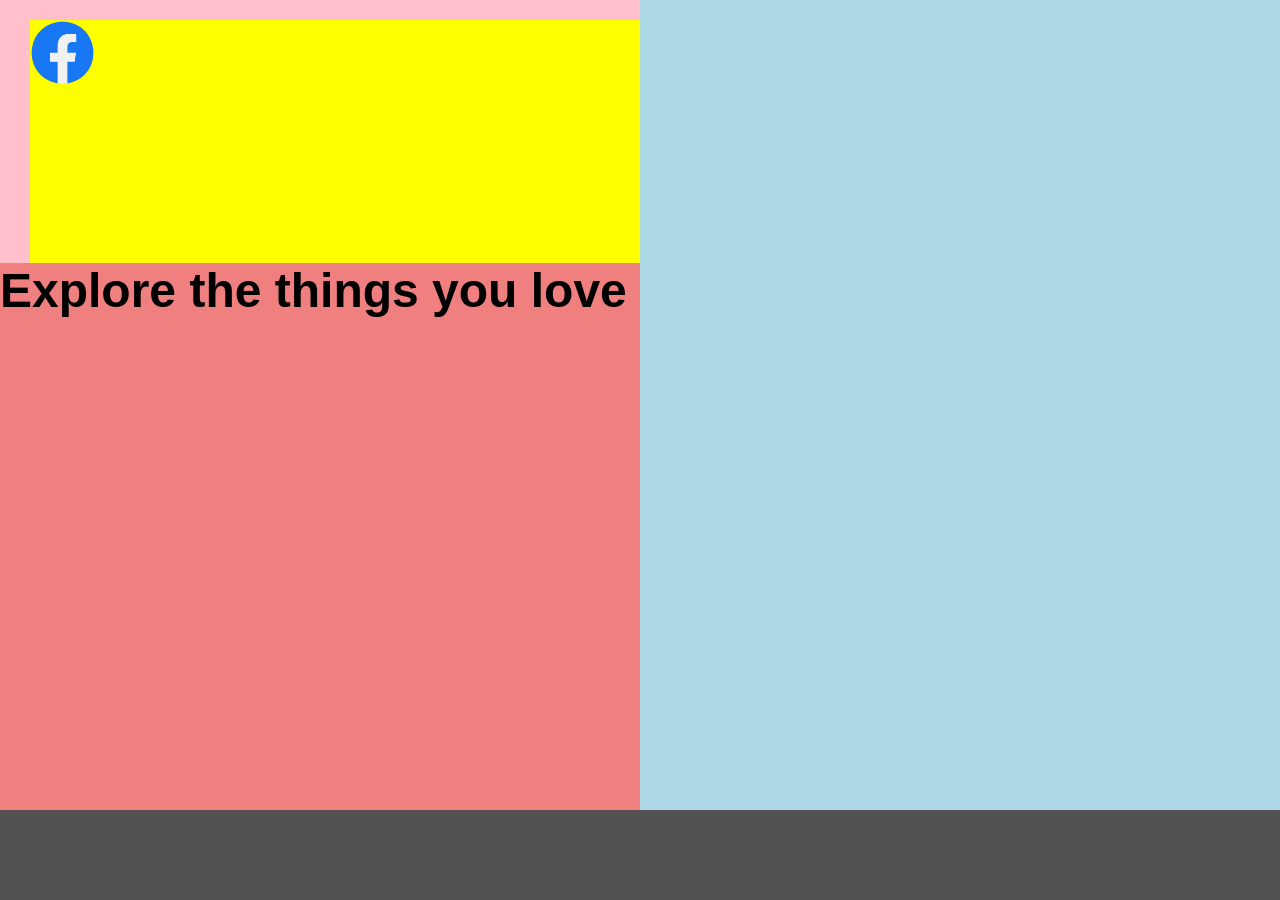
<file: CLASS_2/index.html>
<!DOCTYPE html>
<html lang="en">
<head>
    <meta charset="UTF-8">
    <meta name="viewport" content="width=device-width, initial-scale=1.0">
    <title>WEB-CLASS-2</title>
    <link rel="stylesheet" href="style.css">
</head>
<body>
    <div id="parent">
        <div id="left-right">
            <div id="left">
                <div id="left-top">
                    <img src="assects/communication.png" width="65" height="65" alt="communication">
                </div>
                <div id="left-bottom">
                    <p id="left-bottom-text">Explore the things you love</p>
                </div>
            </div>
            <div id="right"></div>
        </div>
        <div id="footer">
        </div>
    </div>
</body>
</html>
</file>
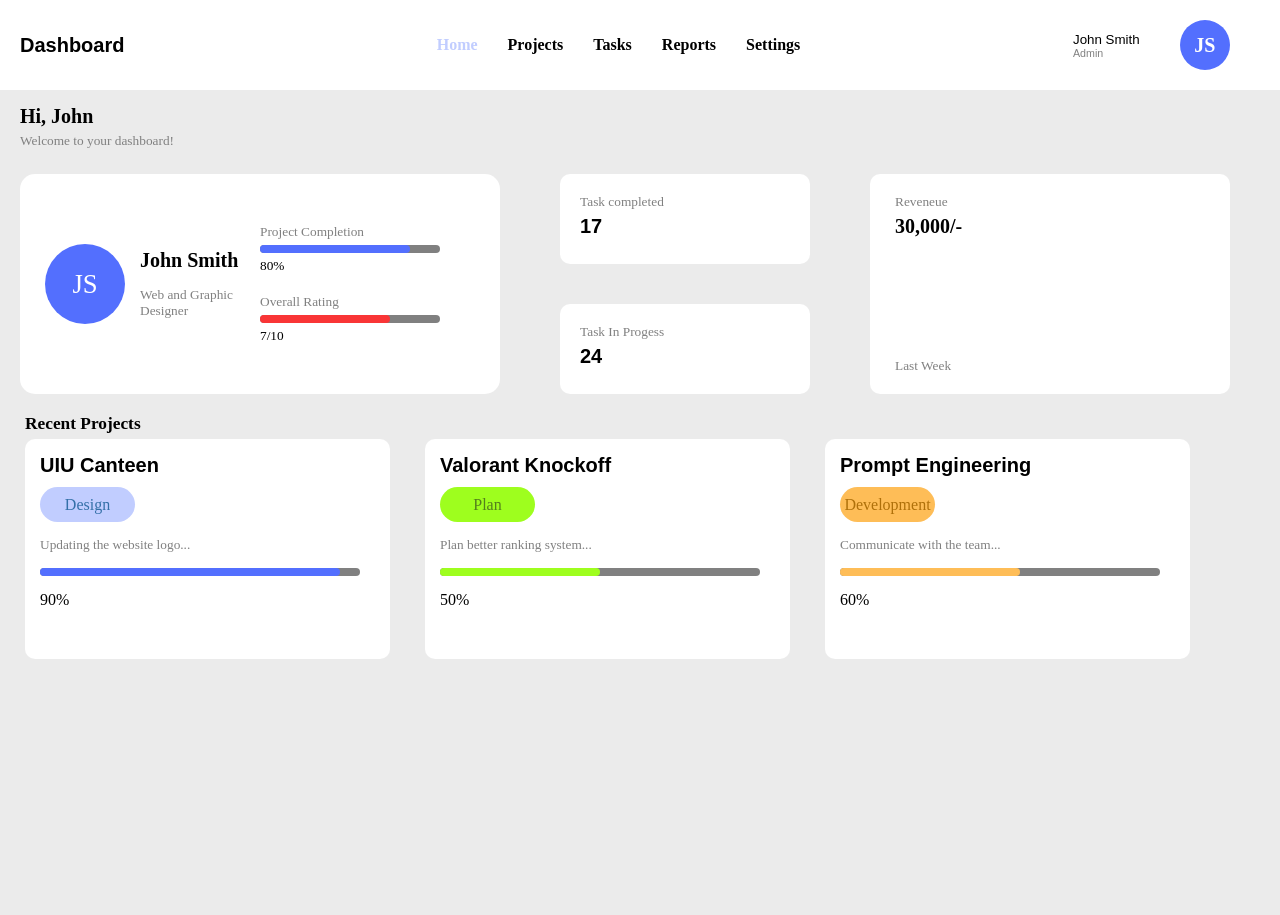
<file: Dashboard/index.html>
<!DOCTYPE html>
<html lang="en">
<head>
    <meta charset="UTF-8">
    <meta name="viewport" content="width=device-width, initial-scale=1.0">
    <title>Dasahboard</title>
    <link rel="stylesheet" href="style.css">
</head>
<body>
    <div id="parent">
        <div id="nav-bar">
            <div id="nav-logo">
                <p id="title">Dashboard</p>
            </div>
            <div id="nav-items-list">
                <p class="nav-item active">Home</p>
                <p class="nav-item">Projects</p>
                <p class="nav-item">Tasks</p>
                <p class="nav-item">Reports</p>
                <p class="nav-item">Settings</p>
            </div>  
            <div id="nav-user">
                <div id="nav-user-info">
                    <p id="nav-user-name">John Smith</p>
                    <p id="nav-user-role">Admin</p>
                </div>
                <div class="avatar"><p style="font-size: 15pt; font-weight: bold;">JS</p></div>
            </div>  
        </div>
        <div id="main">
            <p style="font-size: 15pt; font-weight: bold; margin-bottom: 5px; padding-left: 20px;">Hi, John</p>
            <p style="font-size: 10pt; color: gray; margin-bottom: 25px; padding-left: 20px;">Welcome to your dashboard!</p>
            
            <div id="stats-row" style="padding-left: 20px;">
                <div id="user-card">
                    <div class="avatar large" >
                        <p style="font-size: 20pt;">JS</p>
                    </div>
                    <div id="card-info">
                        <p style="font-size: 15pt; font-weight: bold;">John Smith</p>
                        <p style="font-size: 10pt; color: gray;">Web and Graphic Designer</p>
                    </div>
                    <div id="card-progress">
                        <p style="font-size: 10pt; color: gray; padding-bottom: 5px;">Project Completion</p>
                        <div class="progress-bar">
                            <div class="in-progress blue"></div>
                        </div>
                        <p style="font-size: 10pt; padding-top: 5px;">80%</p>

                        <p style="font-size: 10pt; color: gray; padding-top: 20px; padding-bottom: 5px;">Overall Rating</p>
                        <div class="progress-bar">
                            <div class="in-progress red"></div>
                        </div>
                        <p  style="font-size: 10pt;padding-top: 5px;">7/10</p>
                    </div>
                </div>
                <div id="user-task">
                    <div class="tasks">
                        <p>Task completed</p>
                        <h3>17</h3>
                    </div>
                    <div class="tasks">
                        <p>Task In Progess</p>
                        <h3>24</h3>
                    </div>
                </div>
                <div id="user-reveneu">
                    <div id="rev-info">
                        <p style="font-size: 10pt; color: gray; padding-top: 20px; padding-left: 25px;">Reveneue</p>
                        <p style="font-size: 15pt; font-weight: bold; padding-left: 25px; padding-top: 5px;">30,000/-</p>
                    </div>
                    <p style="font-size: 10pt; color: gray; padding-left: 25px; padding-bottom: 20px;">Last Week</p>
                </div>

            </div>
            <div id="projects-row">
                <p style="font-size: 13pt; font-weight: bold; margin-bottom: 5px;">Recent Projects</p>
                <div id="project-cards">
                    <div class="p-card">
                        <p style="font-size: 15pt; font-weight: bold; font-family: sans-serif; margin-top: 15px;">UIU Canteen</p>
                        <div class="capsule">
                            <p style="color: rgb(52, 112, 168);">Design</p>
                        </div>
                        <p style="font-size: 10pt; color: gray; margin-top: 15px; margin-bottom: 15px;">Updating the website logo...</p>
                        <div class="progress-bar long">
                            <div class="in-progress lightblue"></div>
                        </div>
                        <p style="margin-top: 15px;">90%</p>
                    </div>
                    <div class="p-card">
                        <p style="font-size: 15pt; font-weight: bold; font-family: sans-serif; margin-top: 15px;">Valorant Knockoff</p>
                        <div class="capsule green">
                            <p style="color: #54801c;">Plan</p>
                        </div>
                        <p style="font-size: 10pt; color: gray; margin-top: 15px; margin-bottom: 15px;">Plan better ranking system...</p>
                        <div class="progress-bar long">
                            <div class="in-progress green"></div>
                        </div>
                        <p style="margin-top: 15px;">50%</p>
                    </div>
                    <div class="p-card">
                        <p style="font-size: 15pt; font-weight: bold; font-family: sans-serif; margin-top: 15px;">Prompt Engineering</p>
                        <div class="capsule orange">
                            <p style="color: #af700a;">Development</p>
                        </div>
                        <p style="font-size: 10pt; color: gray; margin-top: 15px; margin-bottom: 15px;">Communicate with the team...</p>
                        <div class="progress-bar long">
                            <div class="in-progress orange"></div>
                        </div>
                        <p style="margin-top: 15px;">60%</p>
                    </div>
                </div>
            </div>
        </div>
    </div>
</body>
</html>
</file>
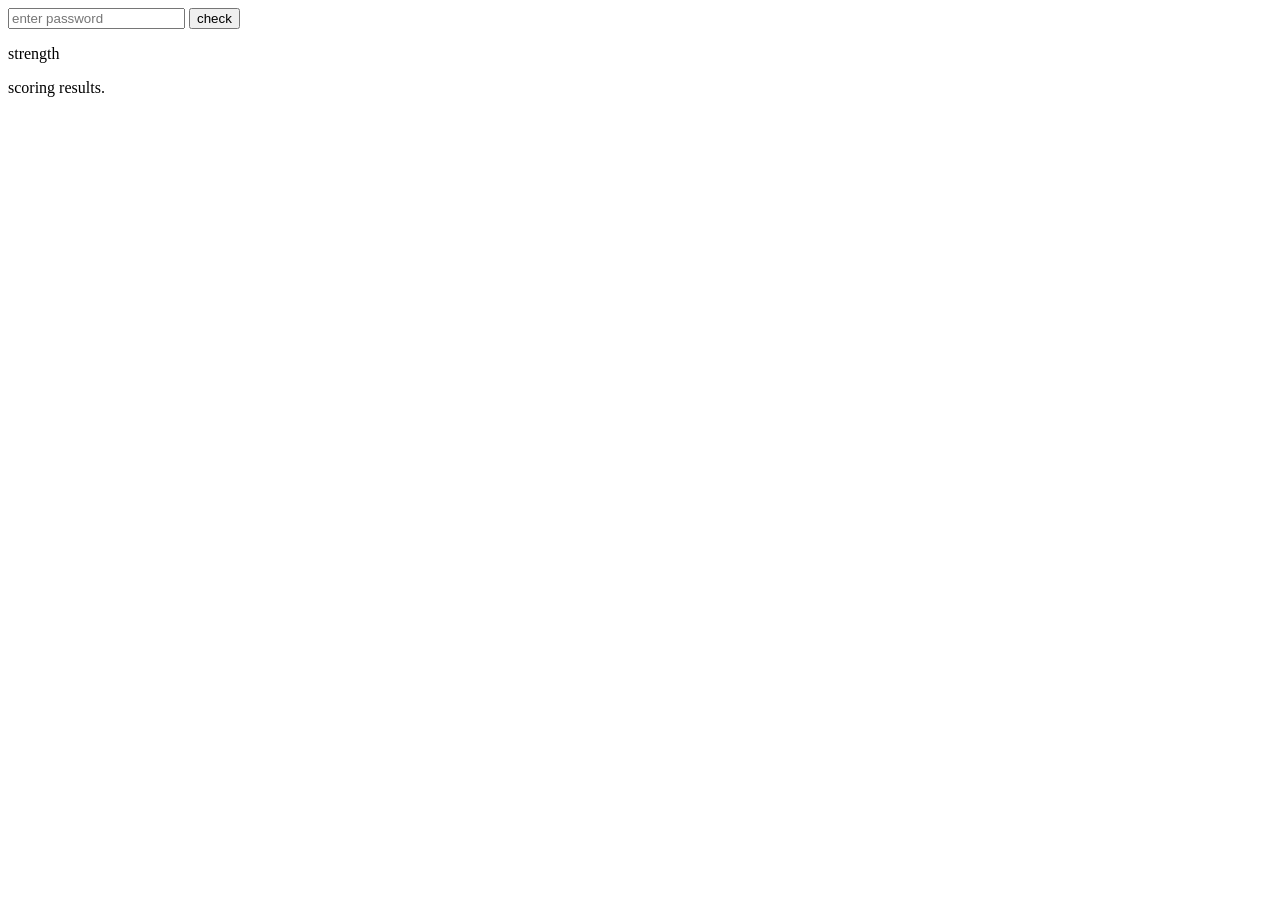
<file: final_251/index.html>
<!DOCTYPE html>
<html lang="en">
<head>
    <meta charset="UTF-8">
    <meta name="viewport" content="width=device-width, initial-scale=1.0">
    <title>Document</title>
</head>
<body>
    
    <input type="password" id="inputPass" placeholder="enter password">
    <button id="checkBtn">check</button>
    <p>strength</p><p id="result"></p>
    <p>scoring results.</p><p id="score"></p>
    <script src="script.js"></script>
</body>
</html>
</file>
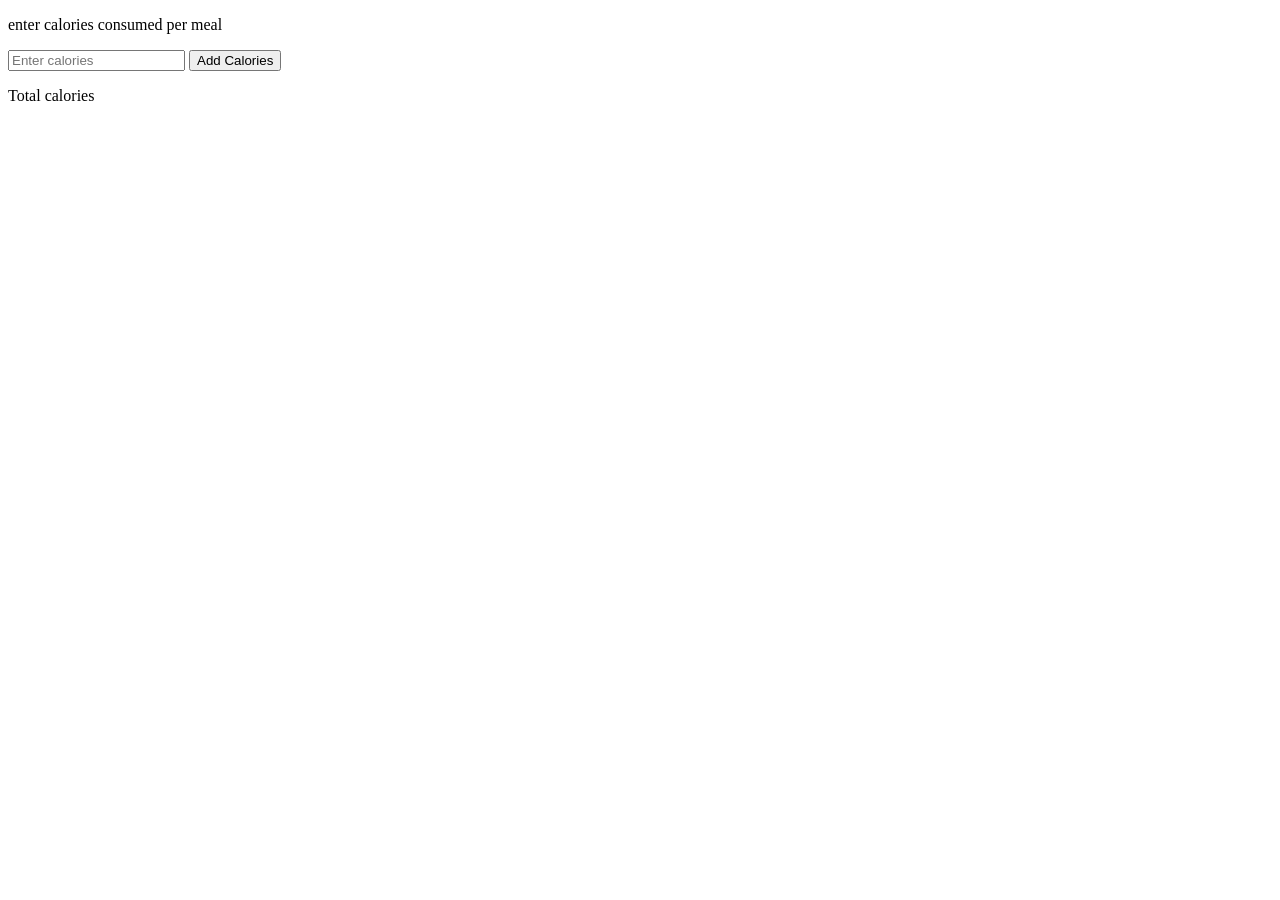
<file: final_q2_251/index.html>
<!DOCTYPE html>
<html lang="en">
<head>
    <meta charset="UTF-8">
    <meta name="viewport" content="width=device-width, initial-scale=1.0">
    <title>Document</title>
</head>
<body>
     <p>enter calories consumed per meal</p>
     <input type="number" id="inputCal" placeholder="Enter calories">
     <button id="AddBtn">Add Calories</button>
     <p>Total calories</p>
     <p id="total"></p>
    <script src="script.js"></script>
</body>
</html>
</file>
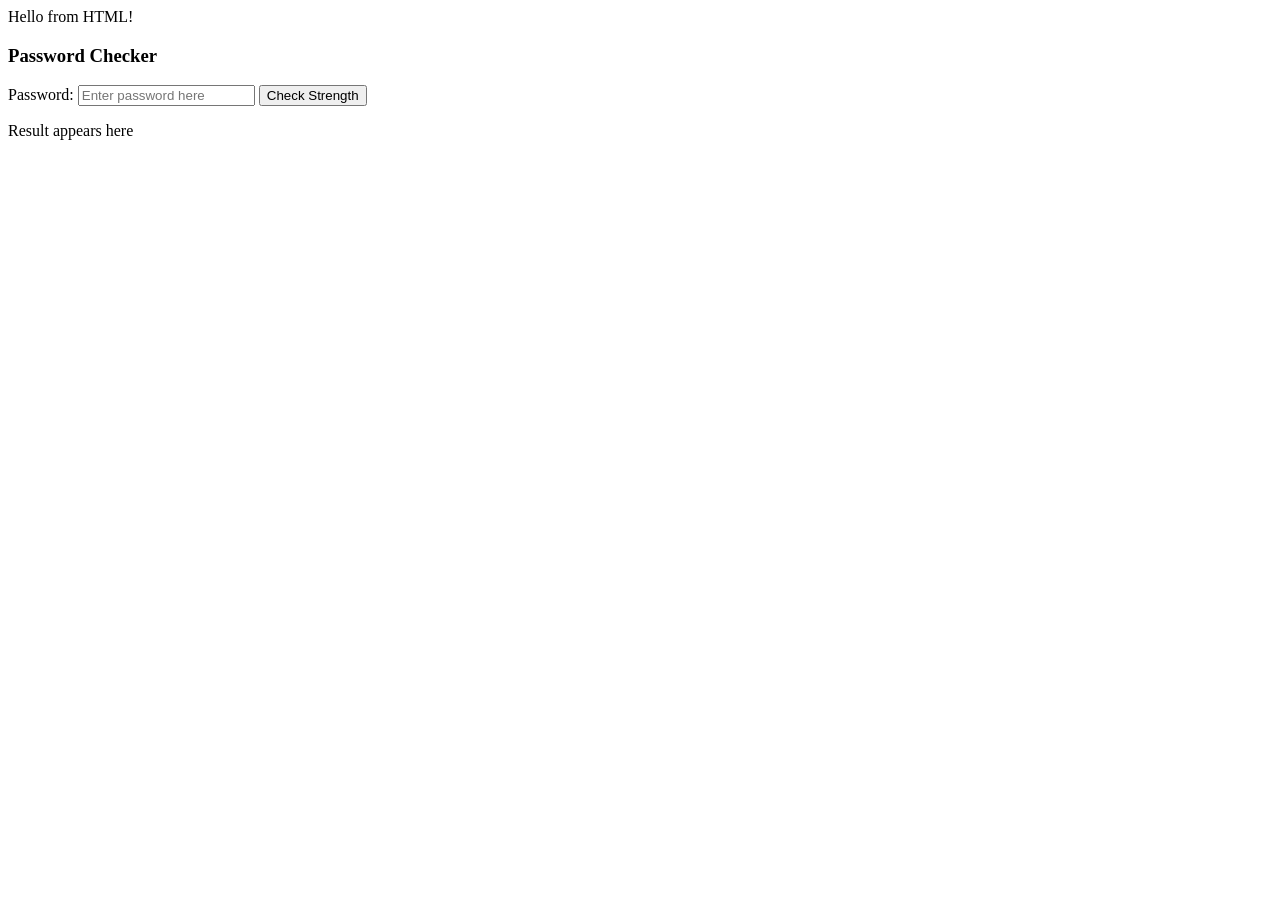
<file: Lab 6/index.html>
<!DOCTYPE html>
<html lang="en">

<head>
    <meta charset="UTF-8">
    <meta name="viewport" content="width=device-width, initial-scale=1.0">
    <title>JS Demo</title>
</head>

<body>
    Hello from HTML! <br>
    <h3>Password Checker</h3>
    Password:
    <input id="InputPass" type="password" placeholder="Enter password here">
    <button id="btnPassCheck">Check Strength</button>
    <p id="result">Result appears here</p>
    <script src="script.js"></script>
</body>

</html>
</file>
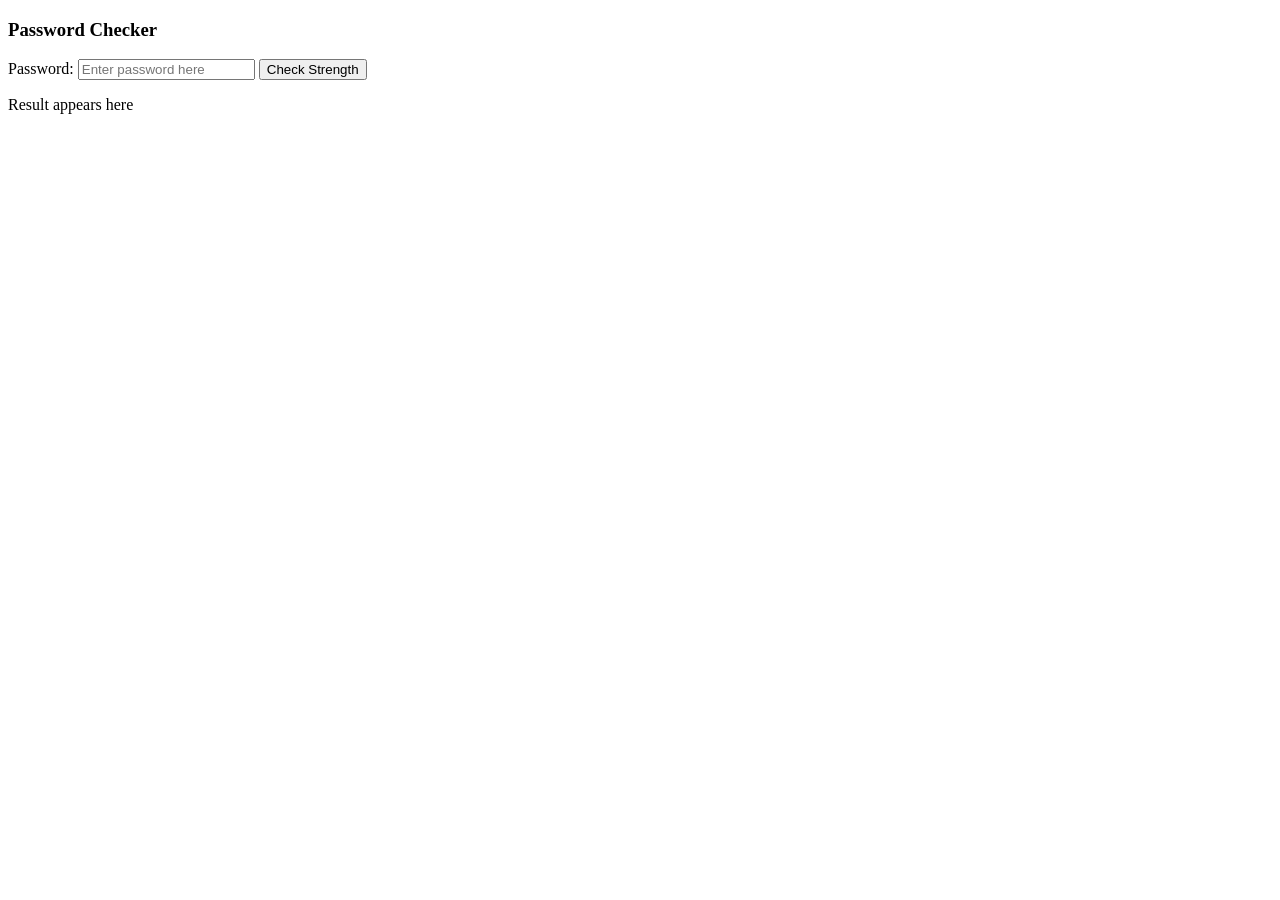
<file: Lab 7/index.html>
<!DOCTYPE html>
<html lang="en">

<head>
    <meta charset="UTF-8">
    <meta name="viewport" content="width=device-width, initial-scale=1.0">
    <title>JS Demo</title>
</head>

<body>
    <h3>Password Checker</h3>
    Password:
    <input id="InputPass" type="password" 
    placeholder="Enter password here">
    <button id="btnPassCheck">Check Strength</button>
    <p id="result">Result appears here</p>
    <script src="script.js"></script>
</body>

</html>
</file>
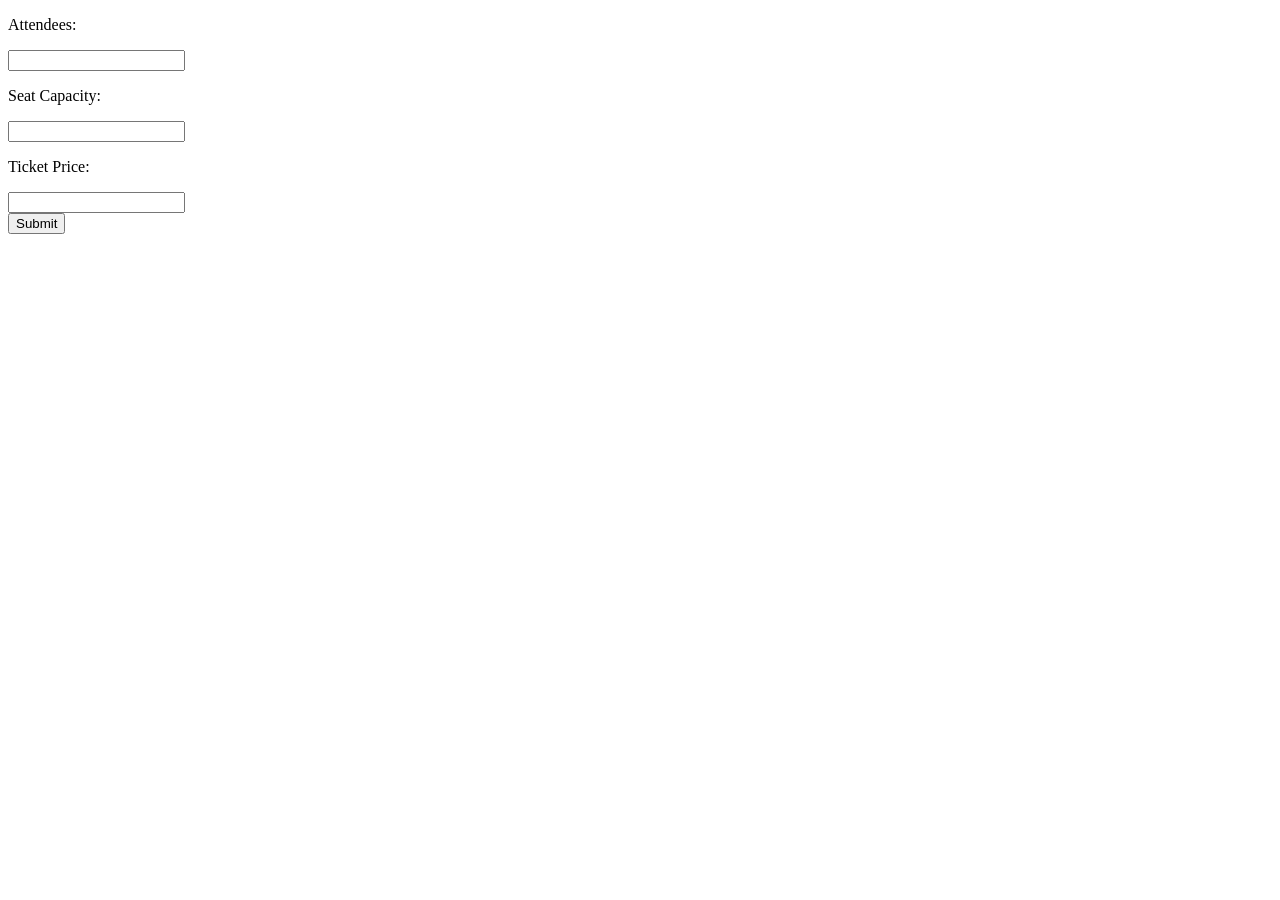
<file: Lab10/index.html>
<!DOCTYPE html>
<html lang="en">

<head>
    <meta charset="UTF-8">
    <meta name="viewport" content="width=device-width, initial-scale=1.0">
    <title>Movie Night Event</title>
</head>

<body>
    <form action="process.php" method="POST">
        <p>Attendees: </p>
        <input type="number" name="attendees" required><br>
        <p>Seat Capacity: </p>
        <input type="number" name="capacity" required><br>
        <p>Ticket Price: </p>
        <input type="number" name="price" required><br>
        <button type="submit" name="btnSubmit">Submit</button>
    </form>
</body>

</html>
</file>
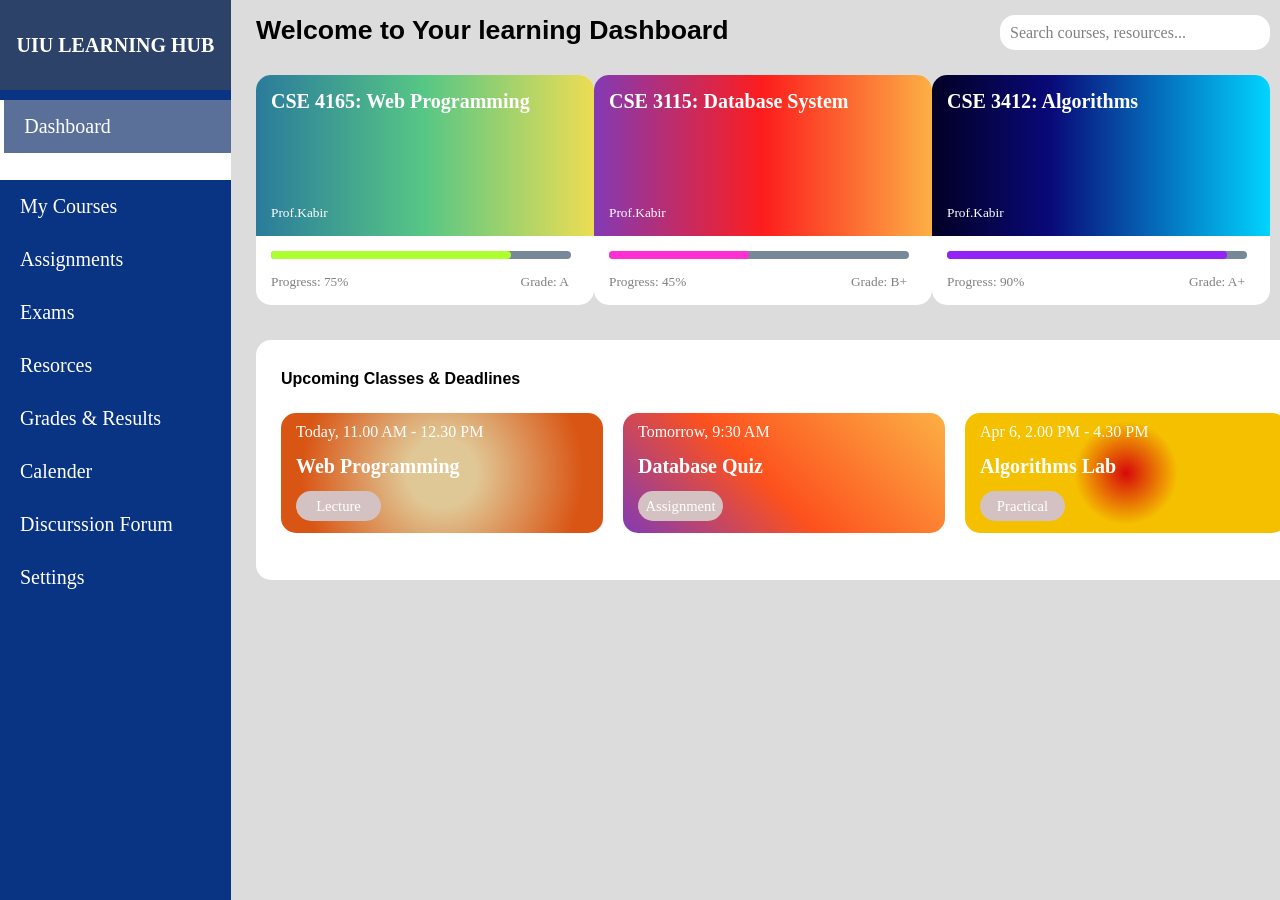
<file: mid-solve-2/index.html>
<!DOCTYPE html>
<html lang="en">
<head>
    <meta charset="UTF-8">
    <meta name="viewport" content="width=device-width, initial-scale=1.0">
    <title>Document</title>
    <link rel="stylesheet" href="style.css">
</head>
<body>
    <div id="parent">
        <div id="left">
            <div id="title">
                <p style="font-size: 15pt; font-weight: bold; color: white;">UIU LEARNING HUB</p>
            </div>
            <div id="dashboard">
                <div style="height: 10px; width: 100%; background-color: #093383;"></div>
                <div style="display: flex; flex-direction: row;">
                    <div id="white-box"></div>
                    <div id="dash-box">
                        <p>Dashboard</p>
                    </div>
                </div>
            </div>
            <div id="dashboard-items">
                <p>My Courses</p>
                <p>Assignments</p>
                <p>Exams</p>
                <p>Resorces</p>
                <p>Grades & Results</p>
                <p>Calender</p>
                <p>Discurssion Forum</p>
                <p>Settings</p>
            </div>            
        </div>
        <div id="right">
            <div id="right-title">
                <p style="font-size: 20pt; font-family: sans-serif; font-weight: bold;">Welcome to Your learning Dashboard</p>
                <div id="search-bar">
                    <p style="color: gray;">Search courses, resources...</p>
                </div>
            </div>
            <div id="mid-row1">
                <div class="course-card">
                    <div class="in-card one">
                        <p style="font-size: 15pt; font-weight: bold; color: white; padding: 15px 0px 0px 15px;">CSE 4165: Web Programming</p>
                        <p style="color: white; font-size: 10pt; padding: 0px 0px 15px 15px;">Prof.Kabir</p>
                    </div>
                    <div class="progress">
                        <div class="progressbar">
                            <div class="in-progressbar green"></div>
                        </div>
                        <div class="progress-txt">
                            <p style="font-size: 10pt; color: gray; padding-top: 15px;">Progress: 75%</p>
                            <p style="font-size: 10pt; color: gray; padding-top: 15px; margin-right: 25px;">Grade: A</p>
                        </div>
                    </div>
                </div>
                <div class="course-card">
                    <div class="in-card two">
                        <p style="font-size: 15pt; font-weight: bold; color: white; padding: 15px 0px 0px 15px;">CSE 3115: Database System</p>
                        <p style="color: white; font-size: 10pt; padding: 0px 0px 15px 15px;">Prof.Kabir</p>
                    </div>
                    <div class="progress">
                        <div class="progressbar">
                            <div class="in-progressbar pink"></div>
                        </div>
                        <div class="progress-txt">
                            <p style="font-size: 10pt; color: gray; padding-top: 15px;">Progress: 45%</p>
                            <p style="font-size: 10pt; color: gray; padding-top: 15px; margin-right: 25px;">Grade: B+</p>
                        </div>
                    </div>
                </div>
                <div class="course-card">
                    <div class="in-card three">
                        <p style="font-size: 15pt; font-weight: bold; color: white; padding: 15px 0px 0px 15px;">CSE 3412: Algorithms</p>
                        <p style="color: white; font-size: 10pt; padding: 0px 0px 15px 15px;">Prof.Kabir</p>
                    </div>
                    <div class="progress">
                        <div class="progressbar">
                            <div class="in-progressbar purple"></div>
                        </div>
                        <div class="progress-txt">
                            <p style="font-size: 10pt; color: gray; padding-top: 15px;">Progress: 90%</p>
                            <p style="font-size: 10pt; color: gray; padding-top: 15px; margin-right: 25px;">Grade: A+</p>
                        </div>
                    </div>
                </div>
            </div>
            <div id="mid-row2">
                <div id="row2-title">
                    <p style="font-size: 12pt; font-family: sans-serif; font-weight: bold;">Upcoming Classes & Deadlines</p>
                </div>
                <div id="row2-cards">
                    <div class="notice-class one">
                        <p style="font-size: 12pt; color: white; padding: 10px 0px 0px 15px;">Today, 11.00 AM - 12.30 PM</p>
                        <p style="font-size: 15pt; font-weight: bold; color: white; padding-left: 15px;">Web Programming</p>
                        <div class="capsule">
                            <p style="font-size: 11pt; color: white;">Lecture</p>
                        </div>
                    </div>
                    <div class="notice-class two">
                        <p style="font-size: 12pt; color: white; padding: 10px 0px 0px 15px;">Tomorrow, 9:30 AM</p>
                        <p style="font-size: 15pt; font-weight: bold; color: white; padding-left: 15px;">Database Quiz</p>
                        <div class="capsule">
                            <p style="font-size: 11pt; color: white;">Assignment</p>
                        </div>
                    </div>
                    <div class="notice-class three">
                        <p style="font-size: 12pt; color: white; padding: 10px 0px 0px 15px;">Apr 6, 2.00 PM - 4.30 PM</p>
                        <p style="font-size: 15pt; font-weight: bold; color: white; padding-left: 15px;">Algorithms Lab</p>
                        <div class="capsule">
                            <p style="font-size: 11pt; color: white;">Practical</p>
                        </div>
                    </div>
                </div>
            </div>
        </div>
        
    </div>
</body>
</html>
</file>
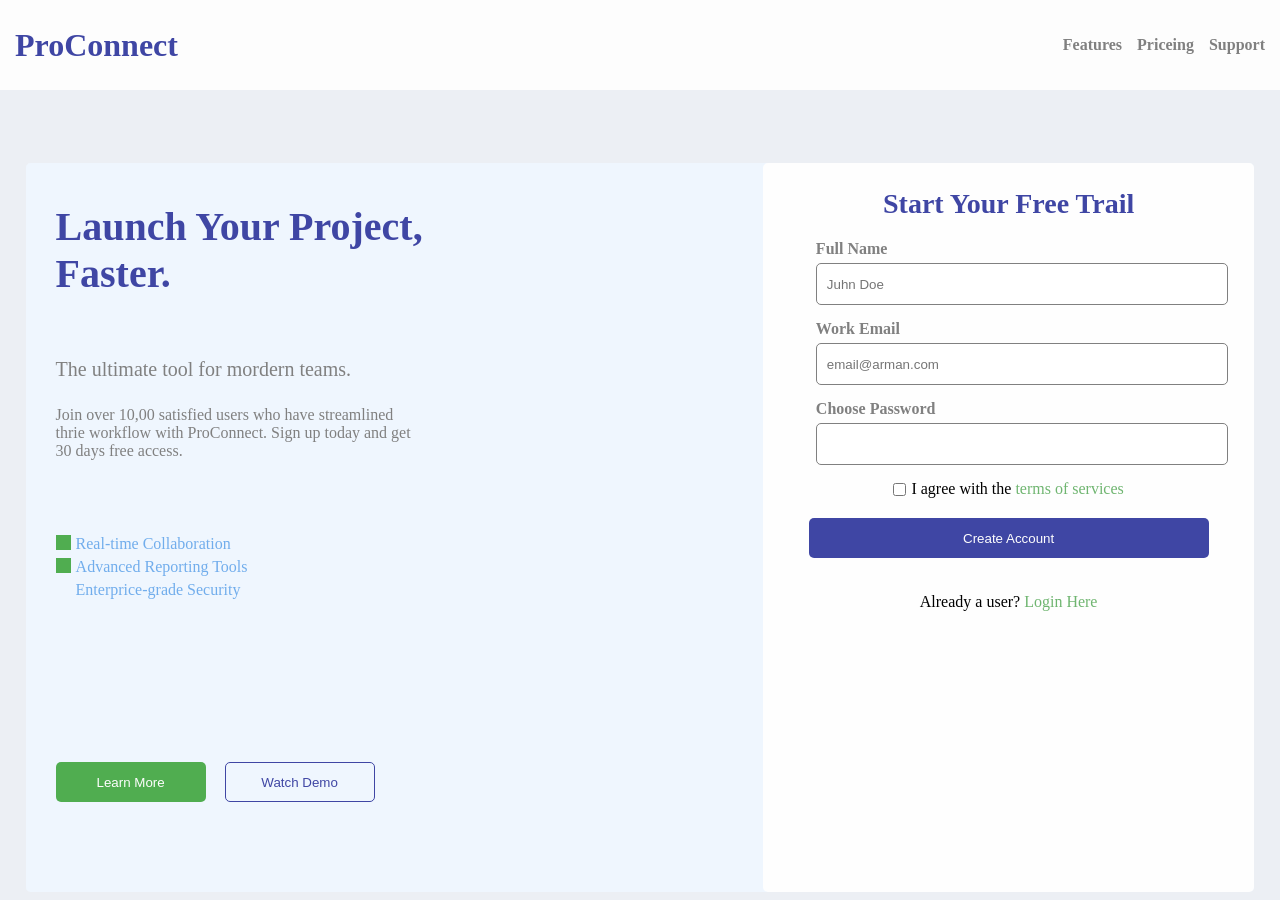
<file: mid-solve-fall25/index.html>
<!DOCTYPE html>
<html lang="en">

<head>
    <meta charset="UTF-8">
    <meta name="viewport" content="width=device-width, initial-scale=1.0">
    <title>Fall 25</title>
    <link rel="stylesheet" href="style.css">
</head>

<body>
    <div id="parent">
        <div id="nav">
            <div id="nav-logo">
                <h1>ProConnect</h1>
            </div>
            <div id="nav-items">
                <h3 class="item">Features</h3>
                <h3 class="item">Priceing</h3>
                <h3 class="item">Support</h3>
            </div>
        </div>
        <div id="main">
            <div id="main-top">
                <div id="left">
                    <div id="left-top">
                        <p style="font-size: 40px; font-weight: bold; color: #3F46A4;">Launch Your Project,<br>Faster.
                        </p>
                    </div>
                    <div id="left-mid1">
                        <p class="txt" style="font-size: 20px; color: gray;">The ultimate tool for mordern teams.</p>
                        <p class="txt" style="font-size: 16px; color: gray;">Join over 10,00 satisfied users who have
                            streamlined thrie workflow with ProConnect. Sign up today and get 30 days free access.</p>
                    </div>
                    <div id="left-mid2">
                        <div class="in-box">
                            <div class="box"></div>
                            <p style="color: #71ADEC; margin-left: 5px; margin-bottom: 5px;">Real-time Collaboration</p>
                        </div>
                        <div class="in-box">
                            <div class="box"></div>
                            <p style="color: #71ADEC; margin-left: 5px; margin-bottom: 5px;">Advanced Reporting Tools</p>
                        </div>


                        <p style=" color: #71ADEC; margin-left: 20px;">Enterprice-grade Security</p>
                    </div>
                    <div id="left-end">
                        <button id="btn-1">Learn More</button>
                        <button id="btn-2">Watch Demo</button>
                    </div>
                </div>
                <div id="right">
                    <div id="login-form">
                        <div id="login-title">
                            <p>Start Your Free Trail</p>
                        </div>

                        <div id="inputs">
                            <h4 style="font-size: 12pt; color: gray; margin-bottom: 5px;">Full Name</h4>
                            <input class="input-txt" type="text" placeholder="Juhn Doe">
                            <h4 style="font-size: 12pt; color: gray; margin-bottom: 5px;">Work Email</h4>
                            <input class="input-txt" type="text" placeholder="email@arman.com">
                            <h4 style="font-size: 12pt; color: gray; margin-bottom: 5px;">Choose Password</h4>
                            <input class="input-txt" type="password">
                        </div>
                        <div id="terms">
                            <input type="checkbox">
                            <p>I agree with the <span id="green">terms of services</span></p>
                        </div>
                        <div id="create-sec">
                            <button id="create-btn">Create Account</button>
                            <p>Already a user? <span id="green">Login Here</span></p>
                        </div>
                    </div>
                </div>
            </div>
        </div>
    </div>
</body>

</html>
</file>
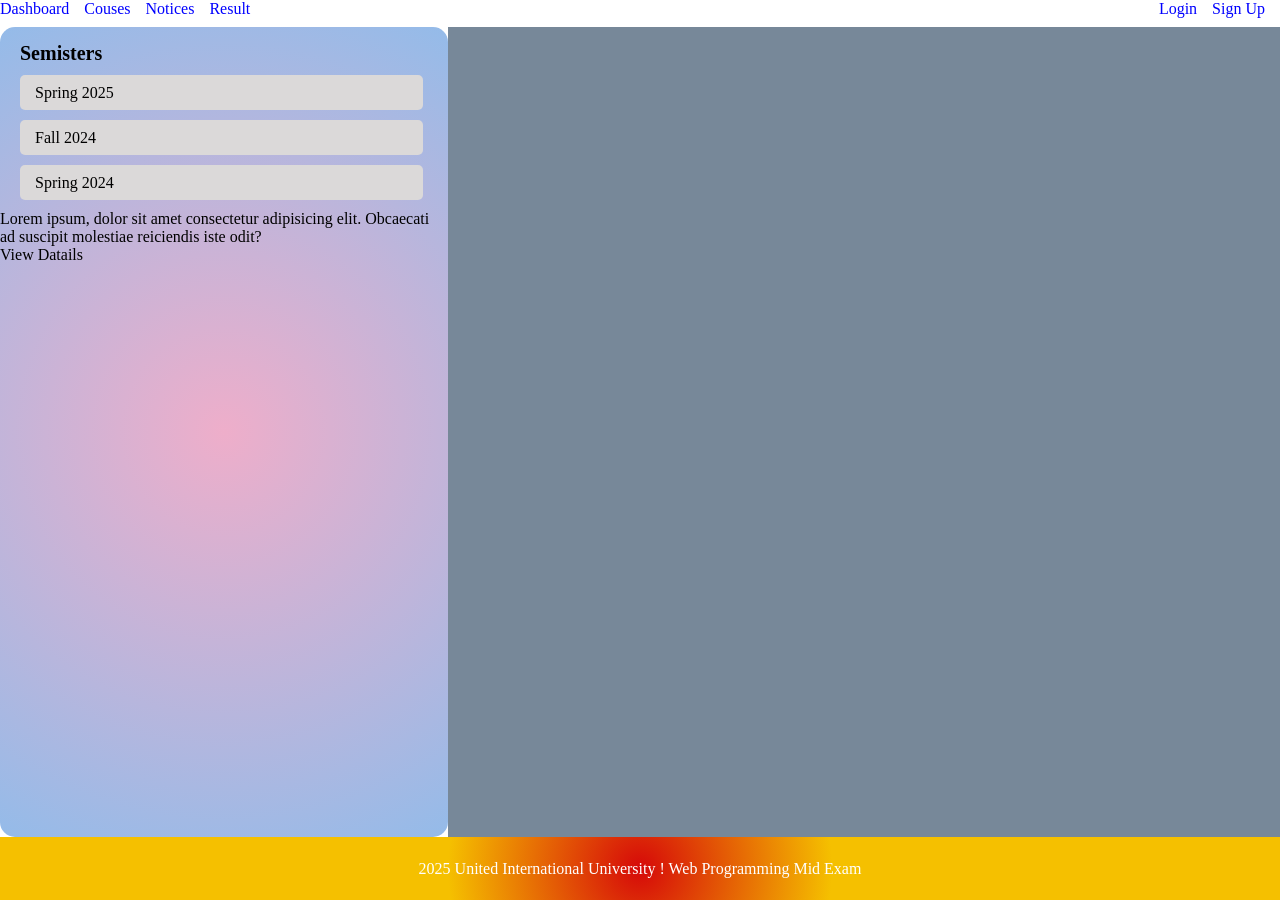
<file: mid-solve3/index.html>
<!DOCTYPE html>
<html lang="en">
<head>
    <meta charset="UTF-8">
    <meta name="viewport" content="width=device-width, initial-scale=1.0">
    <title>Document</title>
    <link rel="stylesheet" href="style.css">
</head>
<body>
    <div id="parent">
        <div id="nav">
            <div id="nav-links">
                <p>Dashboard</p>
                <p>Couses</p>
                <p>Notices</p>
                <p>Result</p>
            </div>
            <div id="nav-btn">
                <p style="color: blue; padding-right: 15px;" >Login</p>
                <p style="color: blue;">Sign Up</p>
            </div>
        </div>
        <div id="main">
            <div id="left">
                <p style="font-size: 15pt; font-weight: bold; padding: 15px 0px 10px 20px ;">Semisters</p>
                <div class="sem">
                    <p class="sem-txt">Spring 2025</p>
                </div>
                <div class="sem">
                    <p class="sem-txt">Fall 2024</p>
                </div>
                <div class="sem">
                    <p class="sem-txt">Spring 2024</p>
                </div>
                <div id="imp-notice">
                    <p>Lorem ipsum, dolor sit amet consectetur adipisicing elit. Obcaecati ad suscipit molestiae reiciendis iste odit?</p>
                    <div class="btn">
                        <p>View Datails</p>
                    </div>
                </div>
            </div>
            <div id="right"></div>
        </div>
        <div id="footer">
            <p style="color: white; ">2025 United International University ! Web Programming Mid Exam</p>
        </div>
    </div>
</body>
</html>
</file>
<file: CLASS_2/style.css>
*{
    margin: 0;
    padding: 0;
}
#parent{
    display: flex;
    flex-direction: column;
    width: 100vw;
    height: 100vh;
}
#left-right{
    height: 90vh;
    width: 100vw;
    display: flex;
    flex-direction: row;
}

#left{
    width: 50vw;
    height: 90vh;
    background-color: pink;
}

#left-top{
    height: 30%;
    background-color: yellow;
    margin-top: 20px;
    margin-left: 30px;
}
#left-bottom-text{
    font-size: 48px;
    font-weight: bold;
    font-family: Arial, Helvetica, sans-serif;
    
}
#left-bottom{
    height: 70%;
    background-color: lightcoral;
}









#right{
    width: 50vw;
    height: 90vh;
    background-color: lightblue;
}

















#footer{
    height: 10vh;
    width: 100vw;
    background-color: rgb(83, 81, 81);
}
</file>
<file: Dashboard/style.css>
*{
    margin: 0;
    padding: 0;
}

#parent{
    height: 100vh;
    width: 100vw;
}

#nav-bar{
    height: 10%;
    width: 100%;
    display: flex;
    flex-direction: row;
}

#main{
    height: 90%;
    width: 100%;
    background-color: #EBEBEB;
    padding-top: 15px;
}

#nav-logo{
    height: 100%;
    width: 15%;
    display: flex;
    align-items: center;
    padding-left: 20px;
}

#title{
    font-size: 15pt;
    font-family: sans-serif;
    font-weight: bold;
}


#nav-items-list{
    height: 100%;
    width: 65%;
    display: flex;
    flex-direction: row;
    justify-content: center;
    align-items: center;
    gap: 30px;
}

.nav-item{
    font-size: 12pt;
    font-family: 'Times New Roman', Times, serif;
    font-weight: bold;
}

.nav-item.active{
    color: #C1CDFF;
}

#nav-user{
    height: 100%;
    width: 20%;
    display: flex;
    flex-direction: row;
    align-items: center;
}

#nav-user-info{
    display: flex;
    flex-direction: column;
    padding-left: 45px;
}

#nav-user-name{
    font-size: 10pt;
    font-family: sans-serif;
}
#nav-user-role{
    font-size: 8pt;
    font-family: sans-serif;
    color: gray;
}

.avatar{
    height: 50px;
    width: 50px;
    background-color: #536FFE;
    color: white;
    border-radius: 50%;
    display: flex;
    align-items: center;
    justify-content: center;
    margin-left: 40px;
}


#stats-row{
    display: flex;
    flex-direction: row;
}

#user-card{
    height: 220px;
    width: 480px;
    background: white;
    border-radius: 15px;
    display: flex;
    flex-direction: row;
    align-items: center;
}

.avatar.large{
    height: 80px;
    width: 80px;
    margin-left: 25px;
    margin-right: 15px;
}

#card-info{
    height: 100%;
    width: 120px;
    display: flex;
    flex-direction: column;
    justify-content: center;
    gap: 15px;
}

#card-progress{
    display: flex;
    flex-direction: column;
}

.progress-bar{
    height: 8px;
    width: 180px;
    background-color: gray;
    border-radius: 15px;
}
.in-progress{
    height: 8px;
    background-color: gray;
    border-radius: 15px;
}

.in-progress.blue{
    background-color: #536FFE;
    width: 150px;
}
.in-progress.red{
    background-color: #F93536;
    width: 130px;
}


#user-task{
    display: flex;
    flex-direction: column;
    justify-content: space-between;
}
.tasks{
    height: 90px;
    width: 250px;
    background-color: white;
    margin-left: 60px;
    border-radius: 10px;
}

.tasks p{
    font-size: 10pt;
    color: gray;
    padding-top: 20px;
    padding-left: 20px;
    margin-bottom: 5px;
}
.tasks h3{
    font-size: 15pt;
    font-family: sans-serif;
    padding-left: 20px;
}


#user-reveneu{
    display: flex;
    flex-direction: column;
    height: 220px;
    width: 360px;
    background-color: white;
    border-radius: 10px;
    margin-left: 60px;
    justify-content: space-between;
}

#rev-info{
    display: flex;
    flex-direction: column;
}


#projects-row{
    display: flex;
    flex-direction: column;
    margin-left: 25px;
    margin-top: 20px;
}

#project-cards{
    display: flex;
    flex-direction: row;
    
}

.p-card{
    height: 220px;
    width: 350px;
    background-color: white;
    margin-right: 35px;
    border-radius: 10px;
    padding-left: 15px;
}

.capsule{
    height: 35px;
    width: 95px;
    background-color: #C1CDFF;
    display: flex;
    flex-direction: row;
    justify-content: center;
    align-items: center;
    border-radius: 25px;
    margin-top: 10px;
}

.capsule.green{
    background-color: #9EFE1E;
}
.capsule.orange{
    background-color: #FEBD57;
}

.progress-bar.long{
    width: 320px;
}
.in-progress.lightblue{
    background-color: #536FFE;
    width: 300px;
}
.in-progress.green{
    background-color: #9EFE1E;
    width: 160px;
}
.in-progress.orange{
    background-color: #FEBD57;
    width: 180px;
}
</file>
<file: mid-solve-2/style.css>
* {
    margin: 0;
    padding: 0;
}

#parent {
    height: 100vh;
    width: 100vw;
    display: flex;
    flex-direction: row;
}


#left {
    width: 20%;
    height: 100%;
    display: flex;
    flex-direction: column;
}


#title {
    height: 10%;
    width: 100%;
    background-color: #2d4269;
    display: flex;
    justify-content: center;
    align-items: center;
}

#dashboard {
    height: 10%;
    display: flex;
    flex-direction: column;
}

#white-box {
    background-color: white;
    width: 2%;
}

#dash-box {
    font-size: 15pt;
    padding-top: 15px;
    padding-bottom: 15px;
    padding-left: 20px;
    color: white;
    background-color: #5a7099;
    width: 98%;
}


#dashboard-items {
    display: flex;
    flex-direction: column;
    background-color: #093383;
    width: 100%;
    height: 80%;
}

#dashboard-items p {
    font-size: 15pt;
    padding-top: 15px;
    padding-bottom: 15px;
    padding-left: 20px;
    color: white;
}





#right {
    width: 80%;
    height: 100%;
    background-color: gainsboro;
    padding-left: 25px;
}

#right-title {
    display: flex;
    flex-direction: row;
    padding-top: 15px;
    justify-content: space-between;
}

#search-bar {
    height: 35px;
    width: 260px;
    background-color: white;
    border-radius: 15px;
    display: flex;
    align-items: center;
    padding-left: 10px;
    margin-right: 10px;
}

#mid-row1 {
    display: flex;
    flex-direction: row;
    justify-content: space-between;
    margin-right: 10px;
    margin-top: 25px;
}

.course-card {
    height: 230px;
    width: 340px;
    background-color: white;
    border-radius: 15px;
    display: flex;
    flex-direction: column;
}

.in-card {
    height: 70%;
    width: 100%;
    border-top-left-radius: 15px;
    border-top-right-radius: 15px;
    display: flex;
    flex-direction: column;
    justify-content: space-between;
}

.in-card.one {
    background: #2A7B9B;
    background: linear-gradient(90deg, rgba(42, 123, 155, 1) 0%, rgba(87, 199, 133, 1) 50%, rgba(237, 221, 83, 1) 100%);
}

.in-card.two {
    background: #833AB4;
    background: linear-gradient(90deg, rgba(131, 58, 180, 1) 0%, rgba(253, 29, 29, 1) 50%, rgba(252, 176, 69, 1) 100%);
}

.in-card.three {
    background: #020024;
    background: linear-gradient(90deg, rgba(2, 0, 36, 1) 0%, rgba(9, 9, 121, 1) 35%, rgba(0, 212, 255, 1) 100%);
}

.progress {
    display: flex;
    flex-direction: column;
    margin-left: 15px;
    margin-top: 15px;
}

.progressbar {
    height: 8px;
    width: 300px;
    background-color: lightslategray;
    border-radius: 15px;

}

.in-progressbar {
    height: 8px;
    width: 240px;
    border-radius: 15px;
}

.in-progressbar.green {
    background-color: greenyellow;
}

.in-progressbar.pink {
    background-color: rgb(255, 47, 210);
    width: 140px;
}

.in-progressbar.purple {
    background-color: rgb(145, 35, 248);
    width: 280px;
}


.progress-txt {
    display: flex;
    flex-direction: row;
    justify-content: space-between;
}



#mid-row2 {
    height: 240px;
    width: 1055px;
    background-color: white;
    border-radius: 15px;
    margin-top: 35px;
    display: flex;
    flex-direction: column;
}

#row2-title {
    padding-left: 25px;
    padding-top: 30px;
}

#row2-cards {
    display: flex;
    flex-direction: row;
    gap: 20px;
    margin-left: 25px;
    margin-top: 25px;
}

.notice-class {
    height: 120px;
    width: 322px;
    border-radius: 15px;
    display: flex;
    flex-direction: column;
    justify-content: space-between;
}

.notice-class.one {
    background: #e0c896;
    background: radial-gradient(circle, rgba(224, 200, 150, 1) 20%, rgba(217, 85, 20, 1) 82%);
}
.notice-class.two{
    background: #833AB4;
    background: linear-gradient(45deg, rgba(131, 58, 180, 1) 0%, rgba(253, 81, 29, 1) 44%, rgba(252, 176, 69, 1) 100%);
}
.notice-class.three{
    background: #d60909;
    background: radial-gradient(circle, rgba(214, 9, 9, 1) 0%, rgba(245, 192, 0, 1) 30%);
}


.capsule{
    height: 30px;
    width: 85px;
    background-color: rgb(212, 194, 194);
    border-radius: 15px;
    display: flex;
    justify-content: center;
    align-items: center;
    margin-left: 15px;
    margin-bottom: 12px;
}
</file>
<file: mid-solve-fall25/style.css>
*{
    margin: 0;
    padding: 0;
}

#parent{
    height: 100vh;
    width: 100vw;
    background-color: red;
}

#nav{
    height: 10%;
    width: 100%;
    background-color: rgb(253, 253, 253);
    display: flex;
    flex-direction: row;
}
#nav-logo{
    height: 100%;
    width: 20%;
    display: flex;
    flex-direction: column;
    justify-content: center;
    padding-left: 15px;
}
#nav-logo h1 {
    color: #3F46A4;
    font-weight: bold;
}

#nav-items{
    display: flex;
    flex-direction: row;
    height: 100%;
    width: 80%;
    justify-content: flex-end;
    align-items: center;
    padding-right: 15px;
}
.item{
    font-size: 12pt;
    color: grey;
    padding-left: 15px ;
    font-family: 'Times New Roman', Times, serif;
}

#main{
    height: 90%;
    width: 100%;
    background-color: #ECEFF4;
    display: flex;
    flex-direction: row;
    justify-content: center;
    align-items: flex-end;
}

#main-top{
    height: 90%;
    width: 96%;
    background-color: #EFF6FE;
    margin-bottom: 8px;
    border-radius: 5px;
    display: flex;
    flex-direction: row;
}
#left{
    height: 100%;
    width: 60%;
    background-color: #EFF6FE;
    border-top-left-radius: 5px;
    border-bottom-left-radius: 5px;
    display: flex;
    flex-direction: column;
}

#left-top{
    height: 20%;
    width: 100%;
    padding-top: 40px;
    margin-left: 30px;
}
#left-mid1{
    height: 25%;
    width: 50%;
    margin-left: 30px;
    margin-bottom: 40px;
}

.txt{
    margin-top: 25px;
}

#left-mid2{
    height: 35%;
    width: 100%;
    margin-left: 30px;
}

.in-box{
    display: flex;
    flex-direction: row;
}

.box{
    height: 15px;
    width: 15px;
    background-color: #50AD50;
}

#left-end{
    height: 20%;
    width: 100%;
    margin-left: 30px;
}


#btn-1{
    height: 40px;
    width: 150px;
    background-color: #50AD50;
    border: none;
    color: #FEFEFE;
    border-radius: 5px;
}

#btn-2{
    height: 40px;
    width: 150px;
    color: #3F46A4;
    border: 1px solid #3F46A4;
    border-radius: 5px;
    background-color: #EFF6FE;
    margin-left: 15px;
}










#right{
    height: 100%;
    width: 40%;
    background-color: #FEFEFE;
    border-radius: 5px;
}

#login-form{
    display: flex;
    flex-direction: column;
}

#login-title{
    width: 100%;
    padding: 15px 0px 15px 0px;
    display: flex;
    justify-content: center;
    align-items: center;
    margin-top: 10px;
}
#login-title p {
    font-family: 'Times New Roman', Times, serif;
    font-size: 28px;
    font-weight: 700;
    color: #3F46A4;
}

#inputs{
    padding-left: 53px;
    padding-top: 5px;
}

.input-txt{
    height: 40px;
    width: 400px;
    border: 1px solid gray;
    padding-left: 10px;
    border-radius: 5px ;
    margin-bottom: 15px;
}

#terms{
    display: flex;
    flex-direction: row;
    justify-content: center;
    align-items: center;
    padding-bottom: 20px;
}
#terms p {
    margin-left: 5px;
}

#green{
    color: #6FB570;
}

#create-sec{
    display: flex;
    flex-direction: column;
    justify-content: center;
    align-items: center;
}

#create-btn{
    height: 40px;
    width: 400px;
    background-color: #3F46A4;
    border: none;
    border-radius: 5px;
    color: #FEFEFE;
}
#create-sec p{
    margin-top: 35px;
}
</file>
<file: mid-solve3/style.css>
* {
    margin: 0;
    padding: 0;
}

#parent {
    height: 100vh;
    width: 100vw;
    display: flex;
    flex-direction: column;
}

#nav {
    height: 3%;
    width: 100%;
    display: flex;
    flex-direction: row;
    justify-content: space-between;
}

#nav-links {
    display: flex;
    flex-direction: row;
}

#nav-links p {
    color: blue;
    padding-right: 15px;
}

#nav-btn {
    display: flex;
    flex-direction: row;
    padding-right: 15px;
}


#main {
    height: 90%;
    width: 100%;
    display: flex;
    flex-direction: row;
}

#left {
    width: 35%;
    height: 100%;
    background: #EEAECA;
    background: radial-gradient(circle, rgba(238, 174, 202, 1) 0%, rgba(148, 187, 233, 1) 100%);
    border-radius: 15px;
}

.sem{
    height: 35px;
    width: 90%;
    background-color: rgb(219, 217, 217);
    margin-bottom: 10px;
    margin-left: 20px;
    display: flex;
    flex-direction: column;
    justify-content: center;
    border-radius: 5px;
}

.sem-txt{
    padding-left: 15px;
}


#right{
    width: 65%;
    height: 100%;
    background-color: lightslategray;
}











#footer {
    height: 7%;
    width: 100%;
    background: #d60909;
    background: radial-gradient(circle, rgba(214, 9, 9, 1) 0%, rgba(245, 192, 0, 1) 30%);
    display: flex;
    justify-content: center;
    align-items: center;
}
</file>
